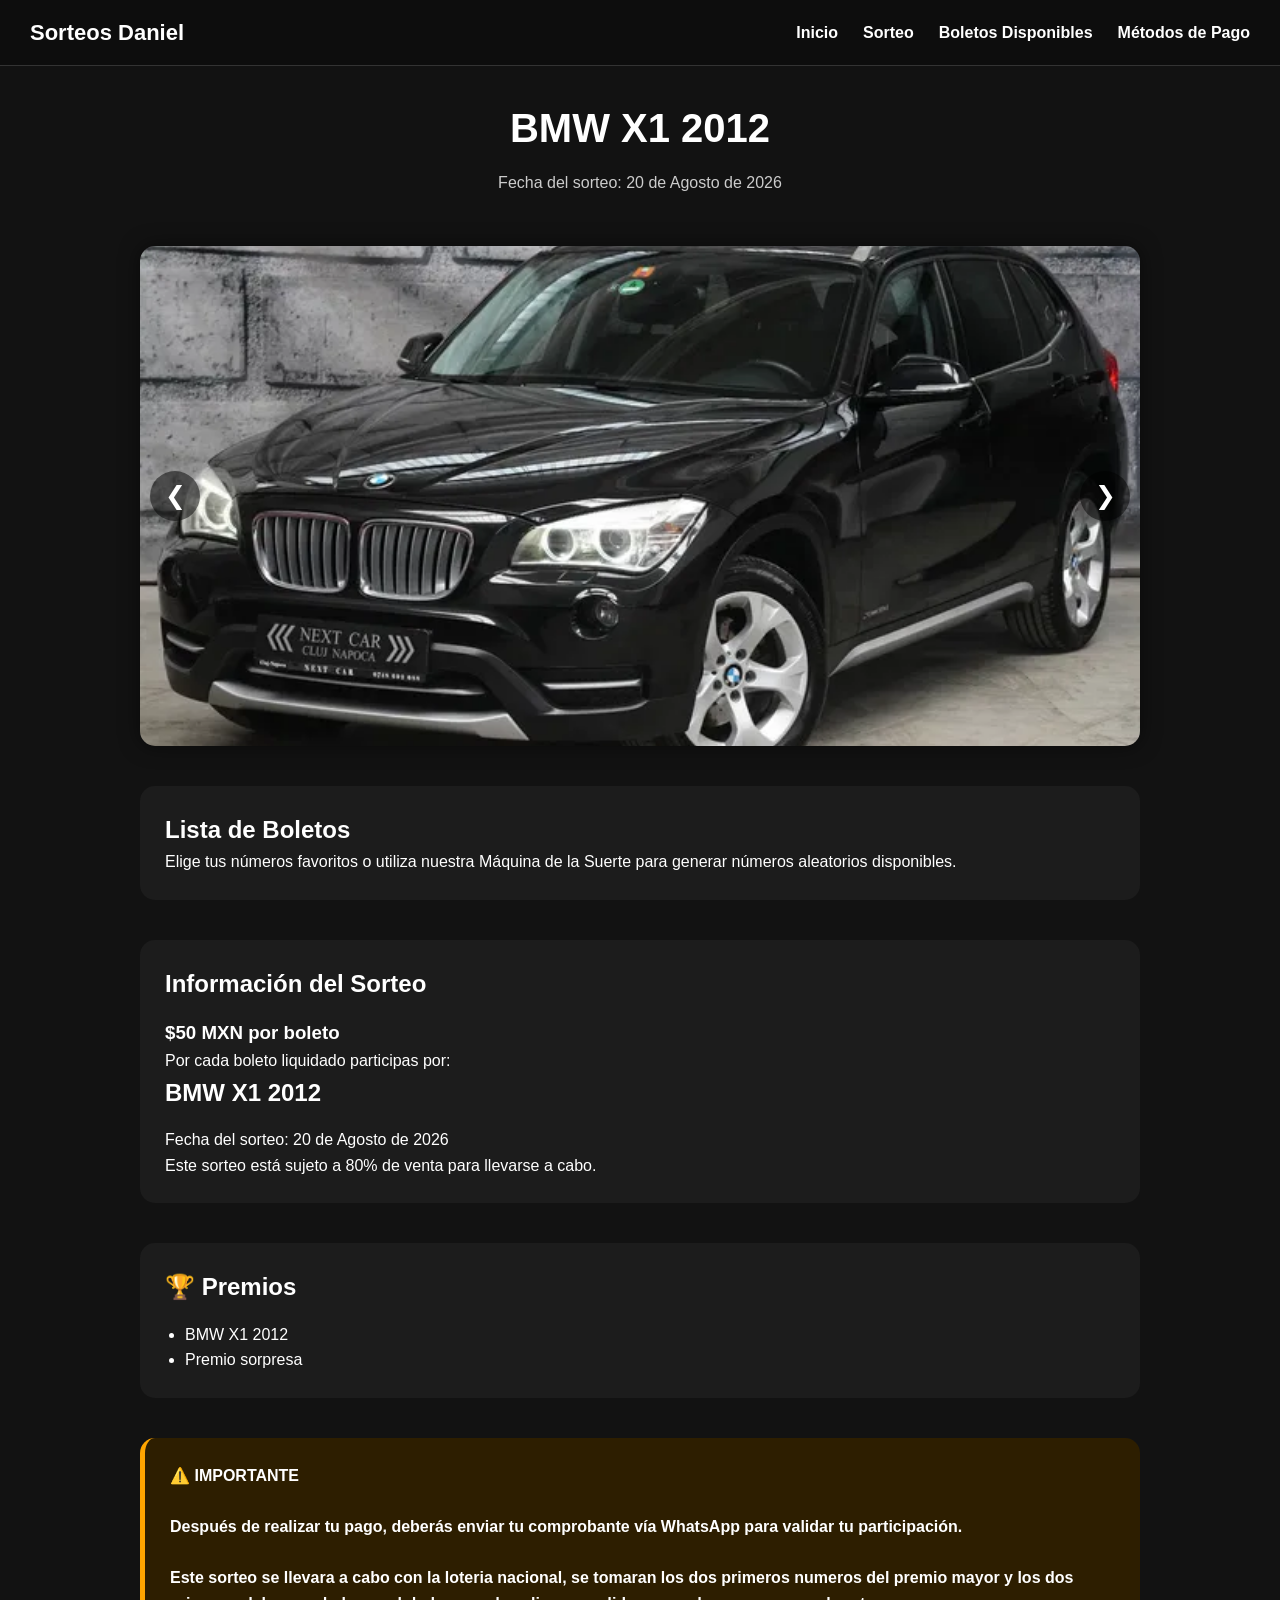
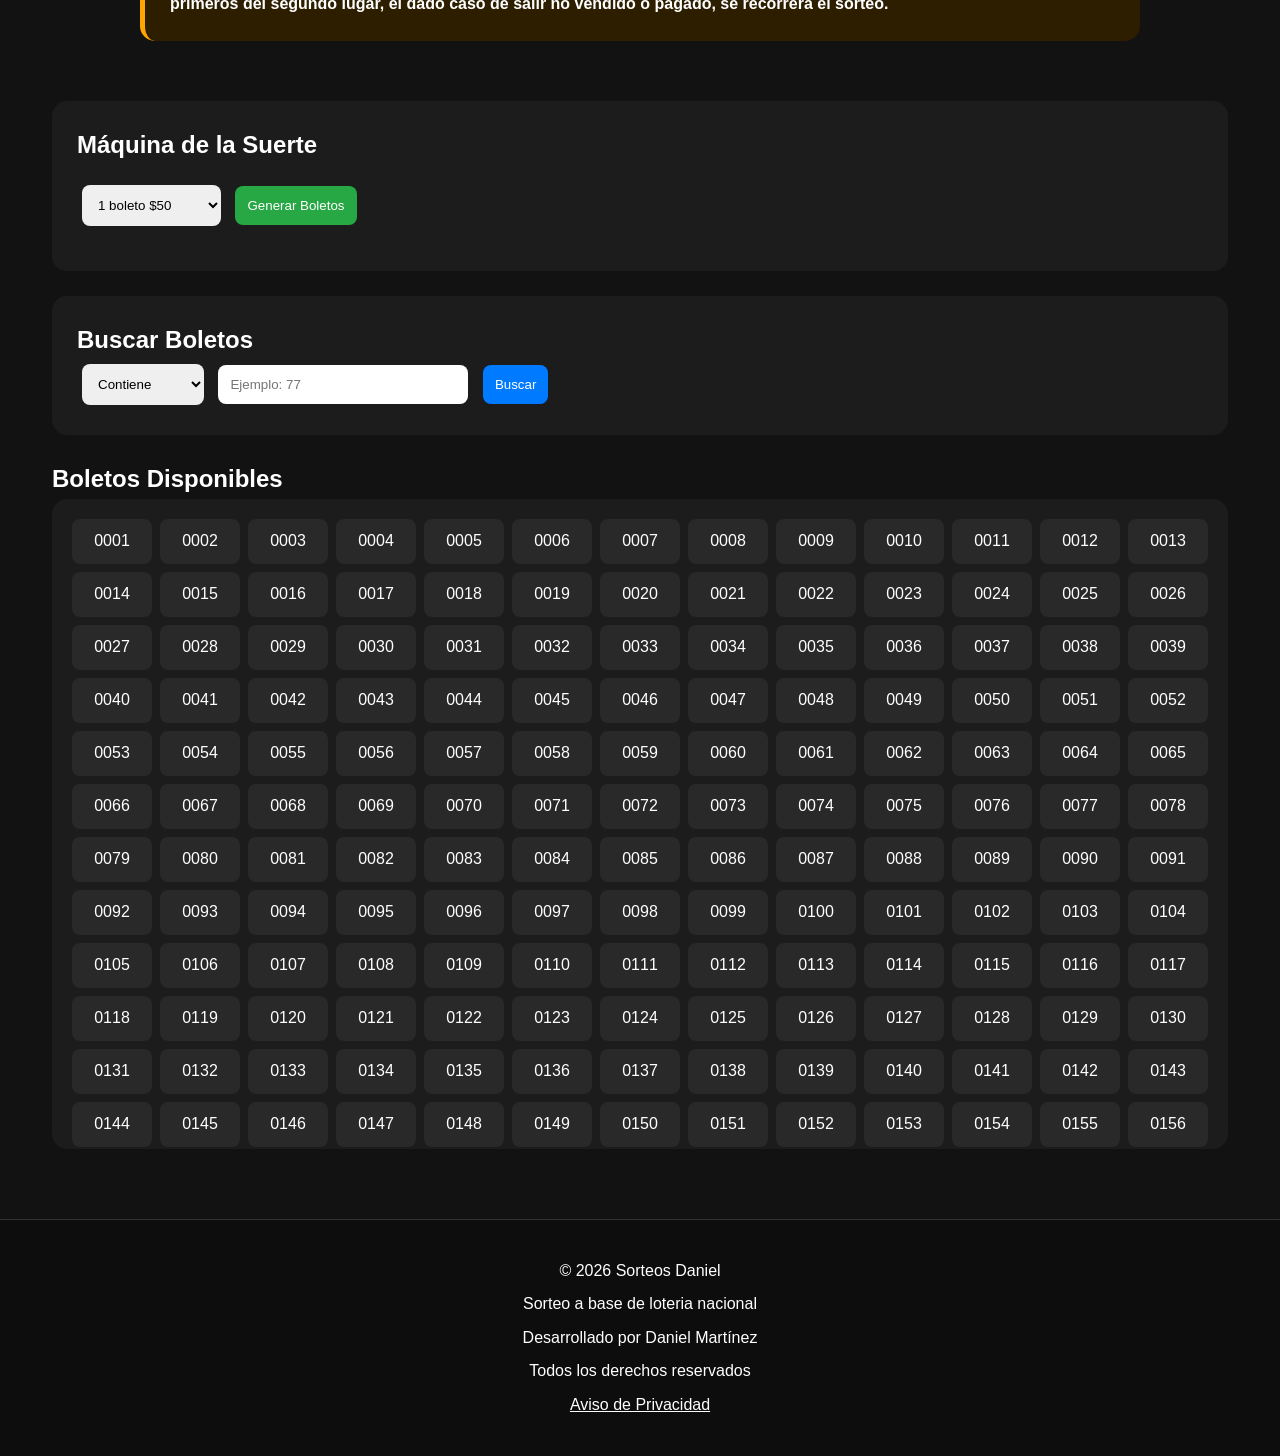
<file: html/index.html>
<!DOCTYPE html>
<html lang="es">
<head>
    <meta charset="UTF-8">
    <meta name="viewport" content="width=device-width, initial-scale=1.0">
    <title>Sorteos Daniel - BMW X1 2012</title>
    <link rel="stylesheet" href="../css/styles.css">
</head>
<body>
    <!-- MENÚ -->
    <nav class="menu" id="inicio">
        <div class="logo">
            Sorteos Daniel
        </div>
        <ul>
            <li><a href="#inicio">Inicio</a></li>
            <li><a href="#sorteo">Sorteo</a></li>
            <li><a href="#boletos">Boletos Disponibles</a></li>
            <li><a href="metodopago.html">Métodos de Pago</a></li>
        </ul>
    </nav>
    <!-- BARRA FLOTANTE -->
    <div
        id="barraSeleccion"
        class="barra-seleccion">
    </div>
    <!-- ENCABEZADO -->
    <section class="encabezado">
        <h1>
            BMW X1 2012
        </h1>
        <p>
            Fecha del sorteo:
            20 de Agosto de 2026
        </p>
    </section>
    <!-- CARRUSEL -->
    <div>
    <section class="carrusel-contenedor">
        <button
            class="flecha izquierda"
            onclick="anterior()">
            ❮
        </button>
        <div class="carrusel">
            <div class="carrusel-desplazables">
                <img
                    src="../assets/premio/bmw_premio.jpg"
                    alt="BMW">
                <img
                    src="../assets/premio/frente_bmw.jpg"
                    alt="BMW">
                <img
                    src="../assets/premio/interior_bmw.jpg"
                    alt="BMW">
            </div>
        </div>
        <button
            class="flecha derecha"
            onclick="siguiente()">
            ❯
        </button>
    </section>
    </div>
    <!-- TEXTO -->
    <section class="introduccion">
        <h2>
            Lista de Boletos
        </h2>
        <p>
            Elige tus números favoritos o utiliza
            nuestra Máquina de la Suerte para generar
            números aleatorios disponibles.
        </p>
    </section>
    <!-- INFORMACIÓN DEL SORTEO -->
    <section
        id="sorteo"
        class="info-sorteo">
        <h2>
            Información del Sorteo
        </h2>
        <h3>
            $50 MXN por boleto
        </h3>
        <p>
            Por cada boleto liquidado participas por:
        </p>
        <h2>
            BMW X1 2012
        </h2>
        <p>
            Fecha del sorteo:
            20 de Agosto de 2026
        </p>
        <p>
            Este sorteo está sujeto a 80% de venta para llevarse a cabo.
        </p>
    </section>
    <!-- PREMIOS -->
    <section class="premios">
        <h2>
            🏆 Premios
        </h2>
        <ul>
            <li>
                BMW X1 2012
            </li>
            <li>
                Premio sorpresa
            </li>
        </ul>
    </section>
    <!-- NOTA -->
    <section class="nota-importante">
        ⚠️ IMPORTANTE
        <br><br>
        Después de realizar tu pago,
        deberás enviar tu comprobante
        vía WhatsApp para validar
        tu participación.
        <br><br>
        Este sorteo se llevara a cabo con
        la loteria nacional, se tomaran los dos
        primeros numeros del premio mayor y los dos
        primeros del segundo lugar, el dado caso de
        salir no vendido o pagado, se recorrera el sorteo.
    </section>
    <!-- BOLETOS -->
    <section
        id="boletos"
        class="seccion-boletos">
        <!-- MAQUINA -->
        <div class="maquina-suerte">
            <h2>
                Máquina de la Suerte
            </h2>
            <select id="cantidadSuerte">
                <option value="1">
                    1 boleto $50
                </option>
                <option value="2">
                    2 boletos $100
                </option>
                <option value="3">
                    3 boletos $150
                </option>
                <option value="5">
                    5 boletos $250
                </option>
                <option value="10">
                    10 boletos $500
                </option>
            </select>
            <button
                onclick="usarSuerte()">
                Generar Boletos
            </button>
            <div id="resultadoSuerte"></div>
        </div>
        <!-- BUSCADOR -->
        <div class="buscador">
            <h2>
                Buscar Boletos
            </h2>
            <select id="tipoBusqueda">
                <option value="contiene">
                    Contiene
                </option>
                <option value="empieza">
                    Empieza con
                </option>
                <option value="termina">
                    Termina con
                </option>
                <option value="igual">
                    Igual a
                </option>
            </select>
            <input
                type="text"
                id="textoBusqueda"
                placeholder="Ejemplo: 77">
            <button
                onclick="buscarBoletos()">
                Buscar
            </button>
        </div>
        <!-- LISTA -->
        <h2>
            Boletos Disponibles
        </h2>
        <div
            class="boletos"
            id="listaBoletos">
        </div>
    </section>
    <!-- FOOTER -->
    <footer>
        <p>
            © 2026 Sorteos Daniel
        </p>
        <p>
            Sorteo a base de loteria nacional
        </p>
        <p>
            Desarrollado por Daniel Martínez
        </p>
        <p>
            Todos los derechos reservados
        </p>
        <p>
            <a class="condiciones" href="Avisoprivacidad.html">Aviso de Privacidad</a>
        </p>
    </footer>
    <!-- SCRIPTS -->
    <script src="../js/boletos.js"></script>
    <script src="../js/enviarWhatsapp.js"></script>
    <script src="../js/carrusel.js"></script>
</body>
</html>
</file>
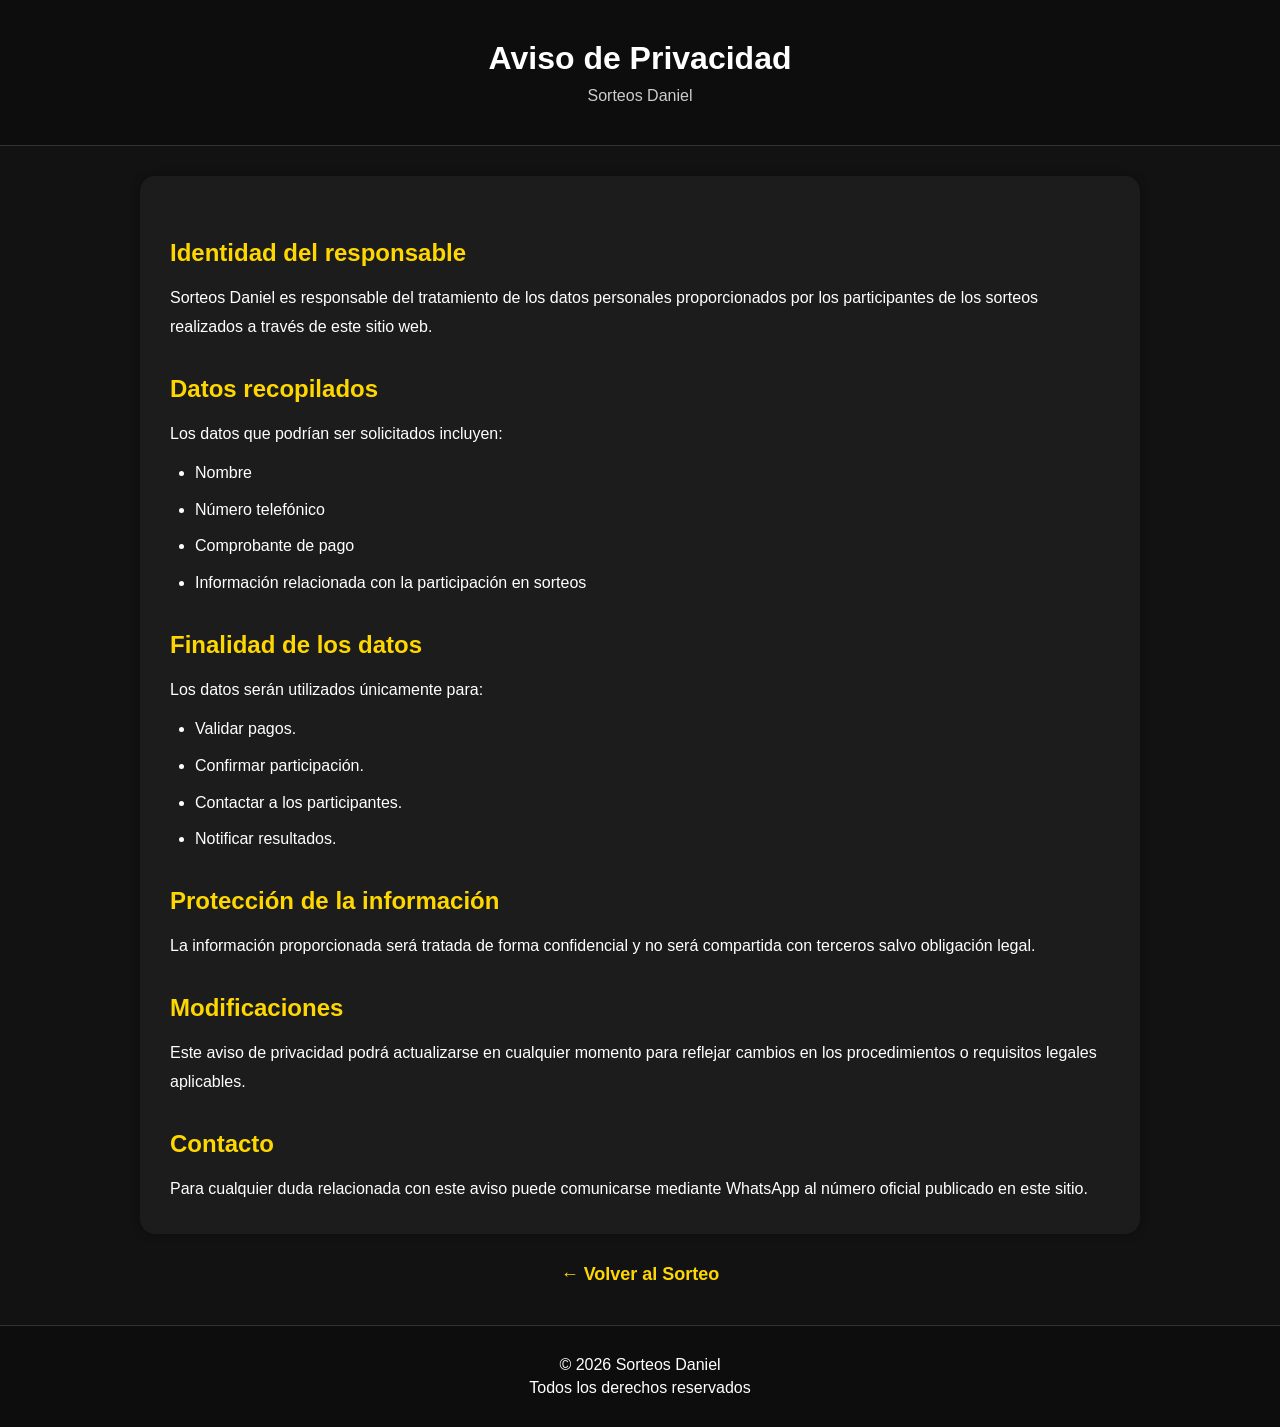
<file: html/Avisoprivacidad.html>
<!DOCTYPE html>
<html lang="es">
<head>
    <meta charset="UTF-8">
    <meta name="viewport" content="width=device-width, initial-scale=1.0">
    <title>Aviso de Privacidad</title>
    <link rel="stylesheet" href="../css/stylesprivacidad.css">
</head>
<body>
    <header>
        <h1>
            Aviso de Privacidad
        </h1>
        <p>
            Sorteos Daniel
        </p>
    </header>
    <main>
        <section class="contenido">
            <h2>
                Identidad del responsable
            </h2>
            <p>
                Sorteos Daniel es responsable del tratamiento
                de los datos personales proporcionados por los
                participantes de los sorteos realizados a través
                de este sitio web.
            </p>
            <h2>
                Datos recopilados
            </h2>
            <p>
                Los datos que podrían ser solicitados incluyen:
            </p>
            <ul>
                <li>Nombre</li>
                <li>Número telefónico</li>
                <li>Comprobante de pago</li>
                <li>Información relacionada con la participación en sorteos</li>
            </ul>
            <h2>
                Finalidad de los datos
            </h2>
            <p>
                Los datos serán utilizados únicamente para:
            </p>
            <ul>
                <li>Validar pagos.</li>
                <li>Confirmar participación.</li>
                <li>Contactar a los participantes.</li>
                <li>Notificar resultados.</li>
            </ul>
            <h2>
                Protección de la información
            </h2>
            <p>
                La información proporcionada será tratada de forma
                confidencial y no será compartida con terceros salvo
                obligación legal.
            </p>
            <h2>
                Modificaciones
            </h2>
            <p>
                Este aviso de privacidad podrá actualizarse en cualquier
                momento para reflejar cambios en los procedimientos o
                requisitos legales aplicables.
            </p>
            <h2>
                Contacto
            </h2>
            <p>
                Para cualquier duda relacionada con este aviso puede
                comunicarse mediante WhatsApp al número oficial
                publicado en este sitio.
            </p>
        </section>
        <div class="volver">
            <a href="index.html">
                ← Volver al Sorteo
            </a>
        </div>
    </main>
    <footer>
        <p>
            © 2026 Sorteos Daniel
        </p>
        <p>
            Todos los derechos reservados
        </p>
    </footer>
</body>
</html>
</file>
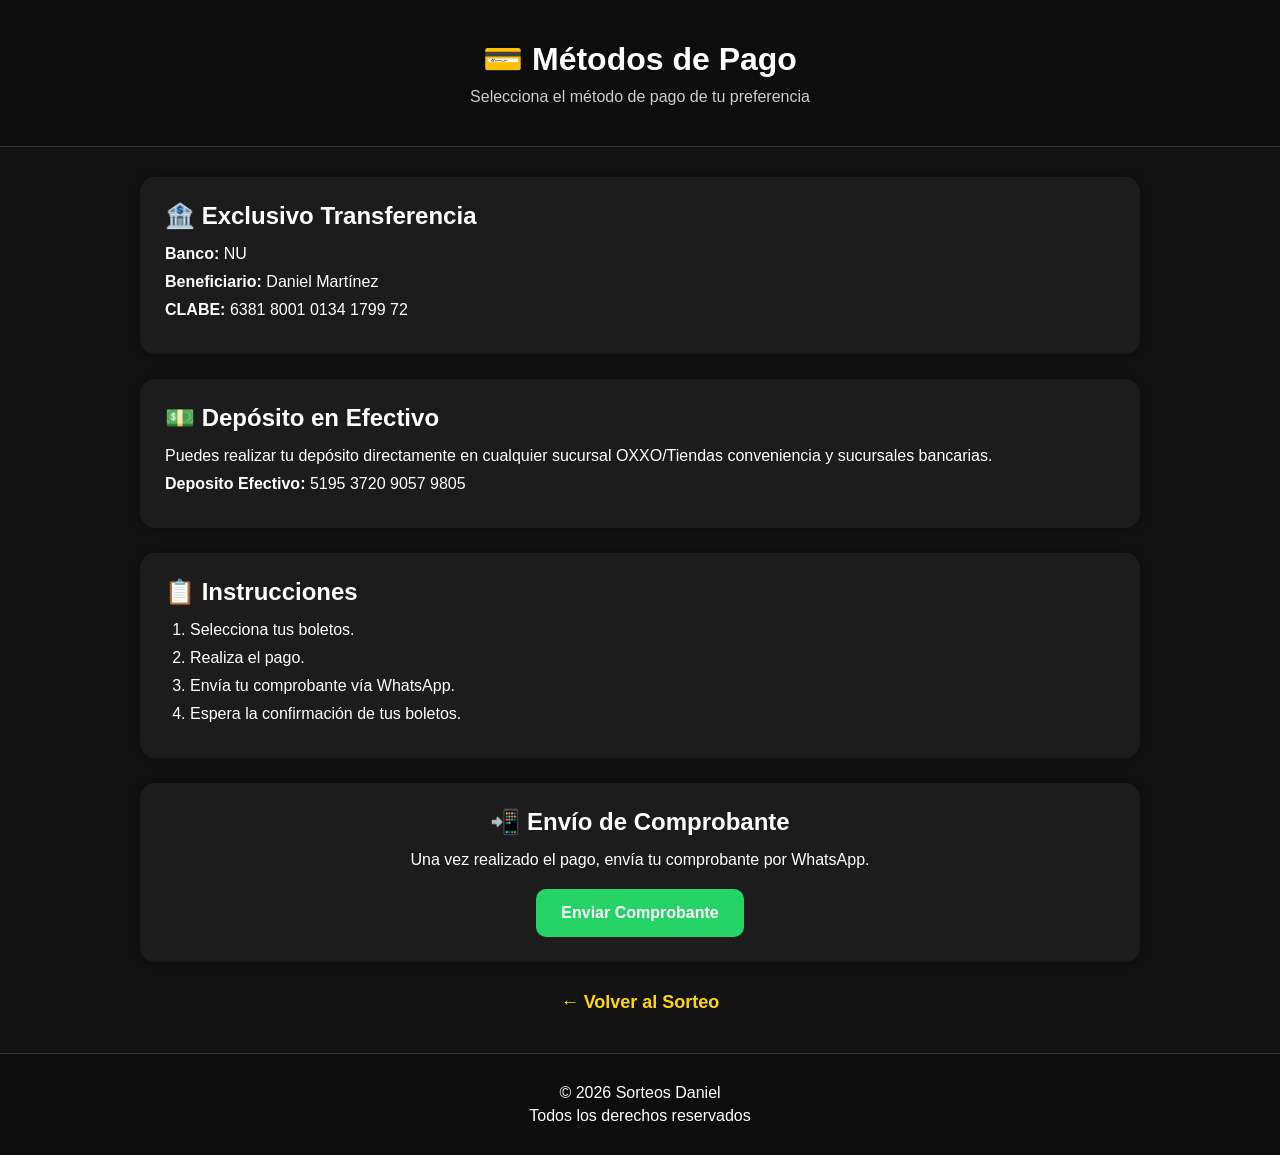
<file: html/metodopago.html>
<!DOCTYPE html>
<html lang="es">
<head>
    <meta charset="UTF-8">
    <meta name="viewport" content="width=device-width, initial-scale=1.0">
    <title>Métodos de Pago</title>
    <link rel="stylesheet" href="../css/stylespagos.css">
</head>
<body>
    <header>
        <h1>
            💳 Métodos de Pago
        </h1>
        <p>
            Selecciona el método de pago de tu preferencia
        </p>
    </header>
    <main>
        <!-- TRANSFERENCIA -->
        <section class="metodo">
            <h2>
                🏦 Exclusivo Transferencia
            </h2>
            <div class="datos">
                <p>
                    <strong>Banco:</strong>
                    NU
                </p>
                <p>
                    <strong>Beneficiario:</strong>
                    Daniel Martínez
                </p>
                <p>
                    <strong>CLABE:</strong>
                    6381 8001 0134 1799 72
                </p>
            </div>
        </section>
        <!-- OXXO -->
        <section class="metodo">
            <h2>
                💵 Depósito en Efectivo
            </h2>
            <div class="datos">
                <p>
                    Puedes realizar tu depósito
                    directamente en cualquier sucursal OXXO/Tiendas conveniencia y sucursales bancarias.
                </p>
                <p>
                    <strong>Deposito Efectivo:</strong>
                    5195 3720 9057 9805
                </p>
            </div>
        </section>
        <!-- INSTRUCCIONES -->
        <section class="instrucciones">
            <h2>
                📋 Instrucciones
            </h2>
            <ol>
                <li>
                    Selecciona tus boletos.
                </li>
                <li>
                    Realiza el pago.
                </li>
                <li>
                    Envía tu comprobante vía WhatsApp.
                </li>
                <li>
                    Espera la confirmación de tus boletos.
                </li>
            </ol>
        </section>
        <!-- WHATSAPP -->
        <section class="whatsapp">
            <h2>
                📲 Envío de Comprobante
            </h2>
            <p>
                Una vez realizado el pago,
                envía tu comprobante por WhatsApp.
            </p>
            <a
                href="https://wa.me/523324447372"
                target="_blank">
                Enviar Comprobante
            </a>
        </section>
        <!-- REGRESAR -->
        <div class="volver">
            <a href="index.html">
                ← Volver al Sorteo
            </a>
        </div>
    </main>
    <footer>
        <p>
            © 2026 Sorteos Daniel
        </p>
        <p>
            Todos los derechos reservados
        </p>
    </footer>
</body>
</html>
</file>
<file: css/styles.css>
/* =========================
    CONFIGURACIÓN GENERAL
========================= */
*{
    margin:0;
    padding:0;
    box-sizing:border-box;
}

html{
    scroll-behavior:smooth;
}

body{
    font-family:Arial, Helvetica, sans-serif;
    background:#121212;
    color:white;
    line-height:1.6;
}

/* =========================
    MENÚ
========================= */

.menu{
    position:sticky;
    top:0;
    z-index:1000;
    display:flex;
    justify-content:space-between;
    align-items:center;
    padding:15px 30px;
    background:#0d0d0d;
    border-bottom:1px solid #333;
}

.logo{
    font-size:22px;
    font-weight:bold;
}

.menu ul{
    display:flex;
    gap:25px;
    list-style:none;
}

.menu a{
    text-decoration:none;
    color:white;
    font-weight:bold;
    transition:.3s;
}

.menu a:hover{
    color:#ffd700;
}

/* =========================
    BARRA SELECCIÓN
========================= */

.listaSeleccionados{
    display:flex;
    flex-wrap:wrap;
    justify-content:center;
    gap:10px;
    margin-top:10px;
}

.barra-seleccion{
    display:none;
    position:sticky;
    top:80px;
    z-index:900;
    background:#28a745;
    color:white;
    padding:15px;
    border-radius:15px;
    max-width:900px;
    margin:20px auto;
    text-align:center;
    box-shadow:0 0 15px rgba(0,0,0,.4);
}

.barra-seleccion button{
    margin:5px;
    padding:10px 15px;
    border:none;
    border-radius:8px;
    cursor:pointer;
    font-weight:bold;
}

/* =========================
    ENCABEZADO
========================= */

.encabezado{
    text-align:center;
    padding:30px 20px;
}

.encabezado h1{
    font-size:40px;
    margin-bottom:10px;
}

.encabezado p{
    color:#ccc;
}

/* =========================
    CARRUSEL
========================= */

.carrusel-contenedor{
    position:relative;
    width:90%;
    max-width:1000px;
    margin:20px auto;
}

.carrusel{
    overflow:hidden;
    border-radius:15px;
    box-shadow:0 0 20px rgba(0,0,0,.5);
}

.carrusel-desplazables{
    display:flex;
    transition:transform .5s ease;
}

.carrusel-desplazables img{
    width:100%;
    height:500px;
    object-fit:cover;
    flex-shrink:0;
}

.flecha{
    position:absolute;
    top:50%;
    transform:translateY(-50%);
    border:none;
    width:50px;
    height:50px;
    border-radius:50%;
    background:rgba(0,0,0,.5);
    color:white;
    font-size:25px;
    cursor:pointer;
    z-index:1000;
}

.flecha:hover{
    background:black;
}

.izquierda{
    left:10px;
    z-index:1000;
}

.derecha{
    right:10px;
    z-index:1000;
}

/* =========================
    SECCIONES
========================= */

.introduccion,
.info-sorteo,
.premios,
.nota-importante{
    width:90%;
    max-width:1000px;
    margin:40px auto;
    padding:25px;
    background:#1c1c1c;
    border-radius:15px;
}

.info-sorteo h2,
.premios h2{
    margin-bottom:15px;
}

.premios ul{
    margin-left:20px;
}

.nota-importante{
    background:#2d1e00;
    border-left:5px solid orange;
    font-weight:bold;
}

/* =========================
    MAQUINA DE SUERTE
========================= */

.maquina-suerte{
    background:#1c1c1c;
    padding:25px;
    border-radius:15px;
    margin-bottom:25px;
}

.maquina-suerte h2{
    margin-bottom:15px;
}

.maquina-suerte select,
.maquina-suerte button{
    padding:12px;
    border:none;
    border-radius:8px;
    margin:5px;
}

.maquina-suerte button{
    background:#28a745;
    color:white;
    cursor:pointer;
}

.maquina-suerte button:hover{
    opacity:.8;
}

#resultadoSuerte{
    margin-top:15px;
}

/* =========================
    BUSCADOR
========================= */

.buscador{
    background:#1c1c1c;
    padding:25px;
    border-radius:15px;
    margin-bottom:25px;
}

.buscador select,
.buscador input,
.buscador button{
    padding:12px;
    border:none;
    border-radius:8px;
    margin:5px;
}

.buscador input{
    width:250px;
}

.buscador button{
    background:#007bff;
    color:white;
    cursor:pointer;
}

/* =========================
    BOLETOS
========================= */

.seccion-boletos{
    width:95%;
    max-width:1300px;
    margin:auto;
    padding:20px;
}

.boletoSeleccionado{
    background:white;
    color:#28a745;
    padding:8px 12px;
    border-radius:8px;
    cursor:pointer;
    font-weight:bold;
}

.boletoSeleccionado:hover{
    transform:scale(1.05);
}

.boletos{
    display:grid;
    grid-template-columns:
    repeat(auto-fill,minmax(75px,1fr));
    gap:8px;
    max-height:650px;
    overflow-y:auto;
    background:#1c1c1c;
    padding:20px;
    border-radius:15px;
}

.boleto{
    height:45px;
    display:flex;
    justify-content:center;
    align-items:center;
    border-radius:8px;
    background:#292929;
    cursor:pointer;
    transition:.2s;
}

.boleto:hover{
    transform:scale(1.05);
    background:#444;
}

.seleccionado{
    background:#28a745;
}

.condiciones{
    color: #fff;
}

/* =========================
    FOOTER
========================= */

footer{
    margin-top:50px;
    padding:30px;
    background:#0d0d0d;
    text-align:center;
    border-top:1px solid #333;
}

footer p{
    margin:8px 0;
}

/* =========================
    RESPONSIVE
========================= */

@media(max-width:768px){
    .menu{
        flex-direction:column;
        gap:15px;
    }
    .menu ul{
        flex-wrap:wrap;
        justify-content:center;
    }
    .encabezado h1{
        font-size:28px;
    }
    .carrusel-desplazables img{
        height:250px;
    }
    .buscador input{
        width:100%;
    }
    .boletos{
        grid-template-columns:
        repeat(auto-fill,minmax(60px,1fr));
    }
}
</file>
<file: css/stylesprivacidad.css>
*{
    margin:0;
    padding:0;
    box-sizing:border-box;
}

body{
    font-family:Arial, Helvetica, sans-serif;
    background:#121212;
    color:white;
    min-height:100vh;
}

header{
    text-align:center;
    padding:40px 20px;
    background:#0d0d0d;
    border-bottom:1px solid #333;
}

header h1{
    margin-bottom:10px;
}

header p{
    color:#ccc;
}

main{
    width:90%;
    max-width:1000px;
    margin:30px auto;
}

.contenido{
    background:#1c1c1c;
    padding:30px;
    border-radius:15px;
    line-height:1.8;
    box-shadow:0 0 10px rgba(0,0,0,.3);
}

.contenido h2{
    color:#ffd700;
    margin-top:25px;
    margin-bottom:10px;
}

.contenido ul{
    margin-left:25px;
    margin-top:10px;
}

.contenido li{
    margin-bottom:8px;
}

.volver{
    text-align:center;
    margin-top:30px;
}

.volver a{
    text-decoration:none;
    color:#ffd700;
    font-weight:bold;
    font-size:18px;
}

footer{
    margin-top:40px;
    padding:25px;
    text-align:center;
    background:#0d0d0d;
    border-top:1px solid #333;
}

footer p{
    margin:5px 0;
}

@media(max-width:768px){
    .contenido{
        padding:20px;
    }
}
</file>
<file: css/stylespagos.css>
*{
    margin:0;
    padding:0;
    box-sizing:border-box;
}

body{
    font-family:Arial, Helvetica, sans-serif;
    background:#121212;
    color:white;
    min-height:100vh;
}

header{
    text-align:center;
    padding:40px 20px;
    background:#0d0d0d;
    border-bottom:1px solid #333;
}

header h1{
    margin-bottom:10px;
}

header p{
    color:#ccc;
}

main{
    width:90%;
    max-width:1000px;
    margin:30px auto;
}

.metodo,
.instrucciones,
.whatsapp{
    background:#1c1c1c;
    padding:25px;
    border-radius:15px;
    margin-bottom:25px;
    box-shadow:0 0 10px rgba(0,0,0,.3);
}

.metodo h2,
.instrucciones h2,
.whatsapp h2{
    margin-bottom:15px;
}

.datos p{
    margin:10px 0;
}

.instrucciones ol{
    margin-left:25px;
}

.instrucciones li{
    margin-bottom:10px;
}

.whatsapp{
    text-align:center;
}

.whatsapp a{
    display:inline-block;
    margin-top:20px;
    padding:15px 25px;
    border-radius:10px;
    background:#25d366;
    color:white;
    text-decoration:none;
    font-weight:bold;
}

.whatsapp a:hover{
    opacity:.8;
}

.volver{
    text-align:center;
    margin-top:30px;
}

.volver a{
    text-decoration:none;
    color:#ffd700;
    font-weight:bold;
    font-size:18px;
}

footer{
    margin-top:40px;
    padding:25px;
    text-align:center;
    background:#0d0d0d;
    border-top:1px solid #333;
}

footer p{
    margin:5px 0;
}

/* RESPONSIVE */
@media(max-width:768px){
    header h1{
        font-size:28px;
    }
    main{
        width:95%;
    }
}
</file>
